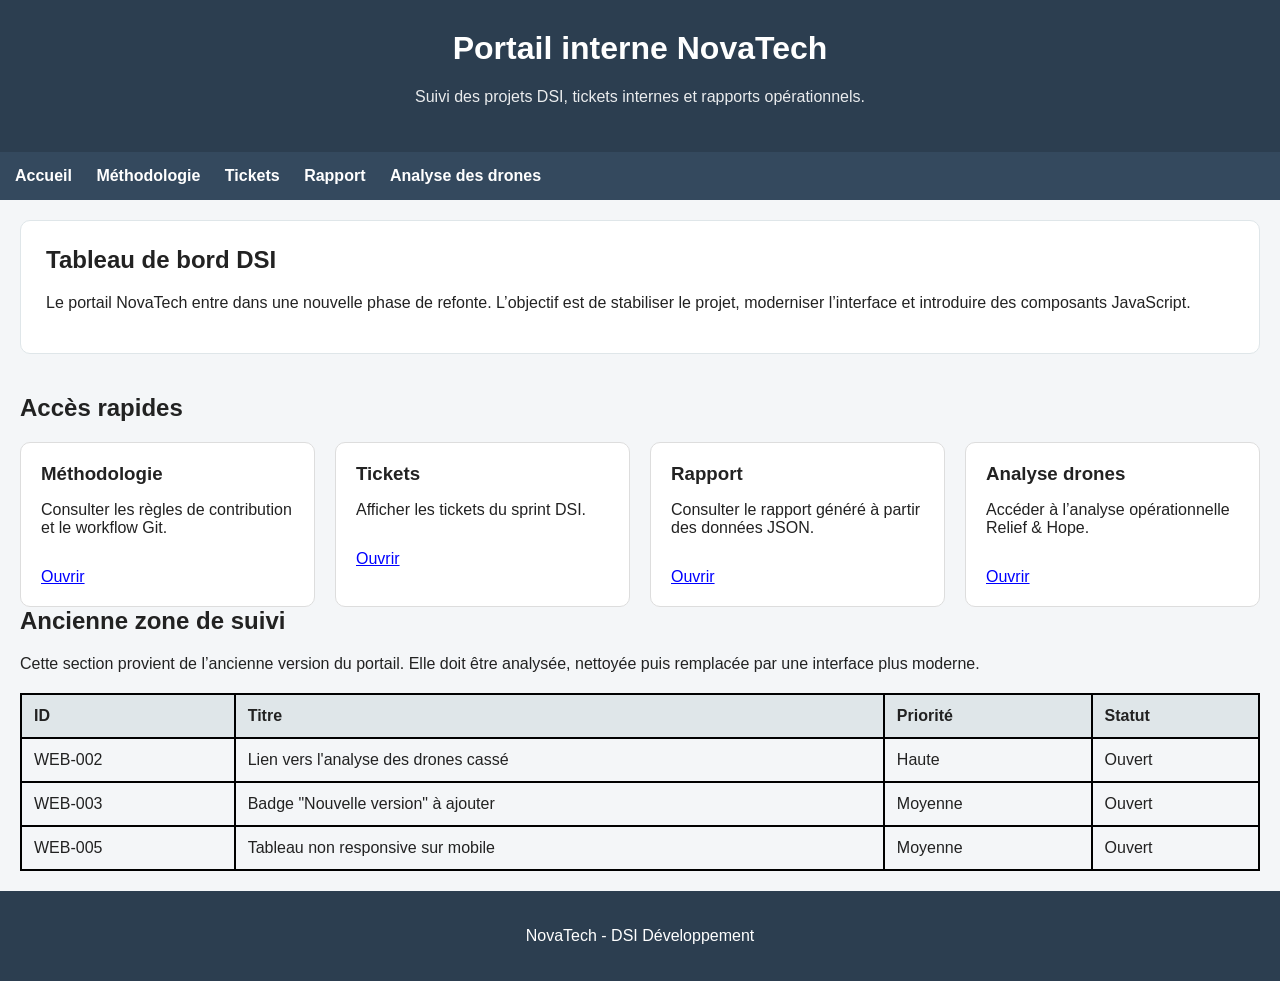
<file: web/index.html>
<!DOCTYPE html>
<html lang="fr">
<head>
  <meta charset="UTF-8">
  <title>Portail interne NovaTech</title>
  <link rel="stylesheet" href="style.css">
</head>
<body>

  <header class="site-header">
    <h1>Portail interne NovaTech</h1>
    <p>Suivi des projets DSI, tickets internes et rapports opérationnels.</p>
  </header>

  <nav class="main-nav">
    <a href="index.html">Accueil</a>
    <a href="methodology.html">Méthodologie</a>
    <a href="tickets.html">Tickets</a>
    <a href="report.html">Rapport</a>
    <a href="analyse-drone.html">Analyse des drones</a>
  </nav>

  <main class="page-content">

    <section class="hero">
      <h2>Tableau de bord DSI</h2>
      <p>
        Le portail NovaTech entre dans une nouvelle phase de refonte.
        L’objectif est de stabiliser le projet, moderniser l’interface
		et introduire des composants JavaScript.
      </p>
    </section>

    <section class="quick-access">
      <h2>Accès rapides</h2>

      <div class="cards-grid">
        <article class="card">
          <h3>Méthodologie</h3>
          <p>Consulter les règles de contribution et le workflow Git.</p>
          <a href="methodology.html">Ouvrir</a>
        </article>

        <article class="card">
          <h3>Tickets</h3>
          <p>Afficher les tickets du sprint DSI.</p>
          <a href="tickets.html">Ouvrir</a>
        </article>

        <article class="card">
          <h3>Rapport</h3>
          <p>Consulter le rapport généré à partir des données JSON.</p>
          <a href="report.html">Ouvrir</a>
        </article>

        <article class="card">
          <h3>Analyse drones</h3>
          <p>Accéder à l’analyse opérationnelle Relief & Hope.</p>
          <a href="analyse-drone.html">Ouvrir</a>
        </article>
      </div>
    </section>

    <section class="legacy-zone">
      <h2>Ancienne zone de suivi</h2>

      <p>
        Cette section provient de l’ancienne version du portail.
        Elle doit être analysée, nettoyée puis remplacée par une interface plus moderne.
      </p>

      <div style="visibility: hidden">
        
      </div>

      <table>
        <thead>
          <tr>
            <th>ID</th>
            <th>Titre</th>
            <th>Priorité</th>
            <th>Statut</th>
          </tr>
        </thead>
        <tbody>
          <tr>
            <td>WEB-002</td>
            <td>Lien vers l'analyse des drones cassé</td>
            <td>Haute</td>
            <td>Ouvert</td>
          </tr>
          <tr>
            <td>WEB-003</td>
            <td>Badge "Nouvelle version" à ajouter</td>
            <td>Moyenne</td>
            <td>Ouvert</td>
          </tr>
          <tr>
            <td>WEB-005</td>
            <td>Tableau non responsive sur mobile</td>
            <td>Moyenne</td>
            <td>Ouvert</td>
          </tr>
        </tbody>
      </table>
    </section>

  </main>

  <footer class="site-footer">
    <p>NovaTech - DSI Développement</p>
  </footer>

</body>
</html>
</file>
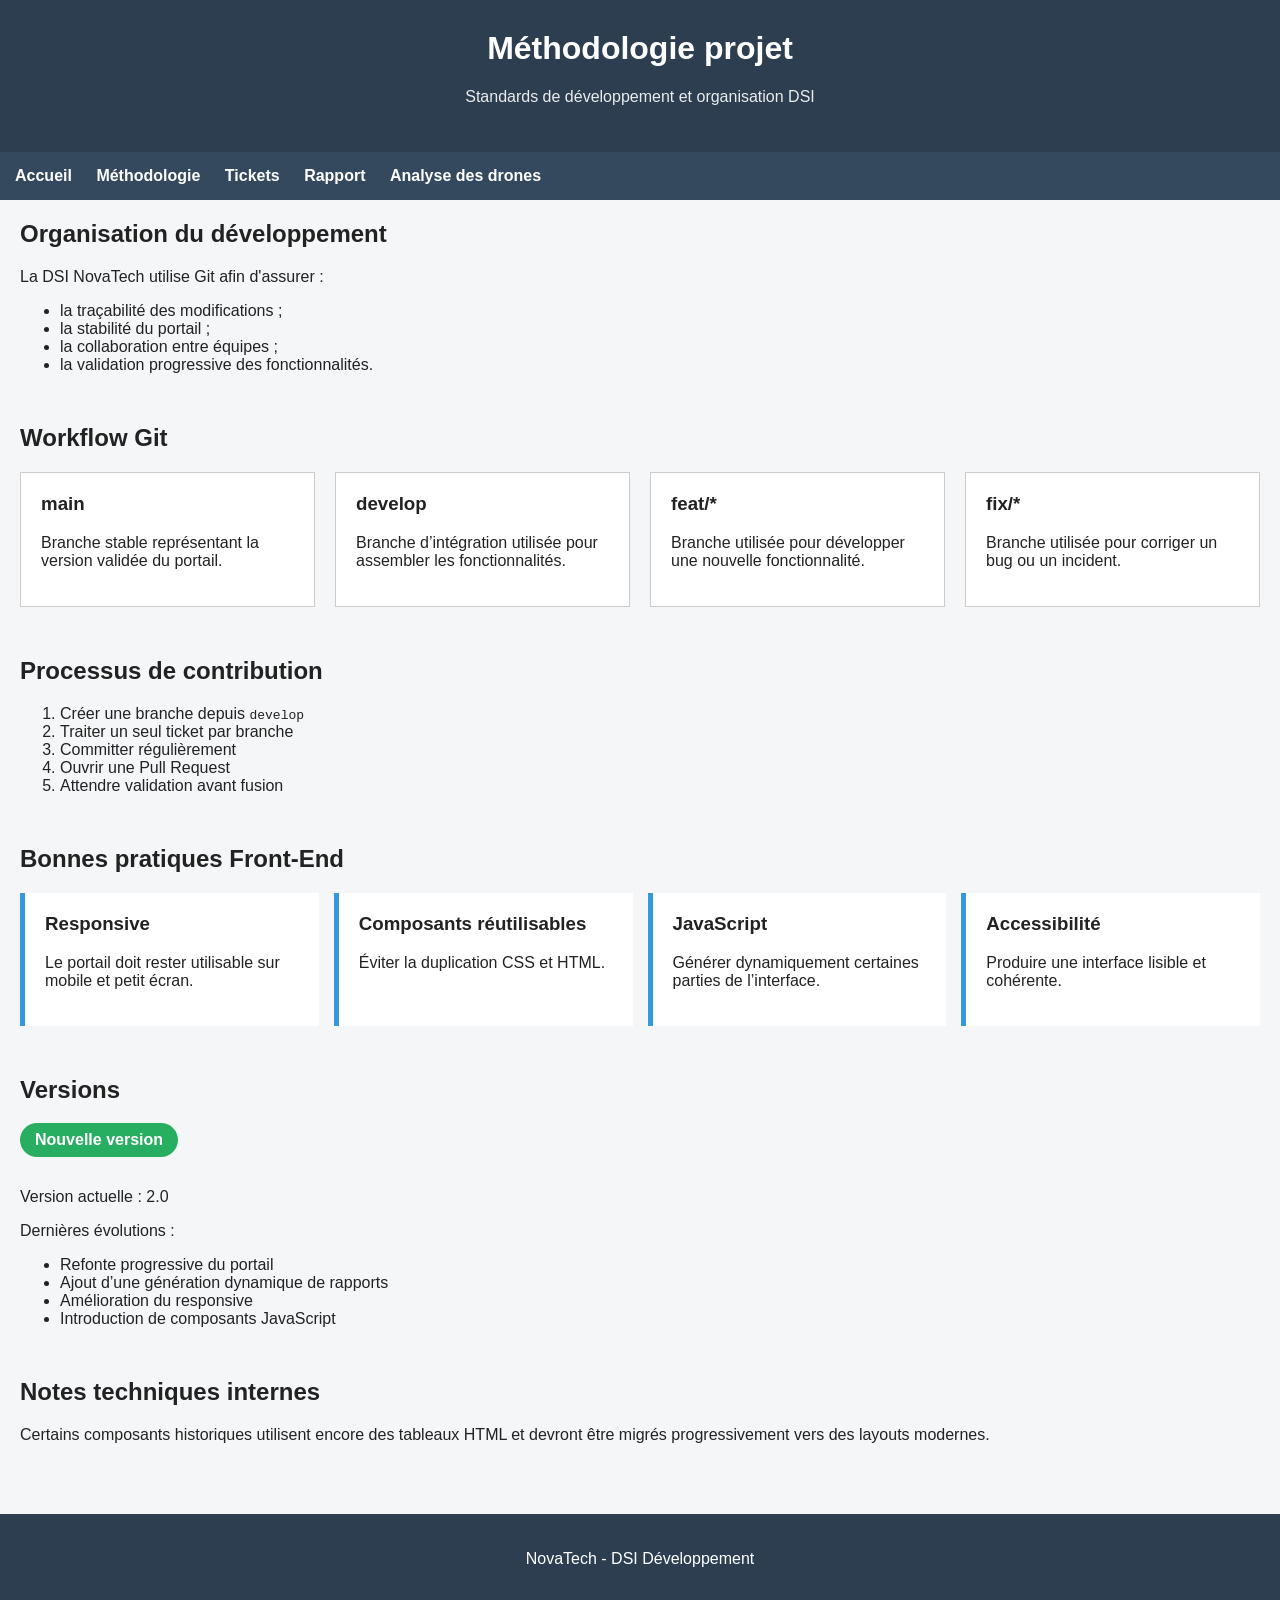
<file: web/methodology.html>
<!DOCTYPE html>
<html lang="fr">
<head>
  <meta charset="UTF-8">
  <title>Méthodologie - NovaTech</title>
  <link rel="stylesheet" href="style.css">
</head>
<body>

  <header class="site-header">
    <h1>Méthodologie projet</h1>
    <p>Standards de développement et organisation DSI</p>
  </header>

  <nav class="main-nav">
    <a href="index.html">Accueil</a>
    <a href="methodology.html">Méthodologie</a>
    <a href="tickets.html">Tickets</a>
    <a href="report.html">Rapport</a>
    <a href="analyse-drone.html">Analyse des drones</a>
  </nav>

  <main class="page-content">

    <section class="content-section">
      <h2>Organisation du développement</h2>

      <p>
        La DSI NovaTech utilise Git afin d'assurer :
      </p>

      <ul>
        <li>la traçabilité des modifications ;</li>
        <li>la stabilité du portail ;</li>
        <li>la collaboration entre équipes ;</li>
        <li>la validation progressive des fonctionnalités.</li>
      </ul>
    </section>

    <section class="content-section">
      <h2>Workflow Git</h2>

      <div class="workflow-grid">

        <article class="workflow-card">
          <h3>main</h3>
          <p>
            Branche stable représentant la version validée du portail.
          </p>
        </article>

        <article class="workflow-card">
          <h3>develop</h3>
          <p>
            Branche d’intégration utilisée pour assembler les fonctionnalités.
          </p>
        </article>

        <article class="workflow-card">
          <h3>feat/*</h3>
          <p>
            Branche utilisée pour développer une nouvelle fonctionnalité.
          </p>
        </article>

        <article class="workflow-card">
          <h3>fix/*</h3>
          <p>
            Branche utilisée pour corriger un bug ou un incident.
          </p>
        </article>

      </div>
    </section>

    <section class="content-section">
      <h2>Processus de contribution</h2>

      <ol class="process-list">
        <li>Créer une branche depuis <code>develop</code></li>
        <li>Traiter un seul ticket par branche</li>
        <li>Committer régulièrement</li>
        <li>Ouvrir une Pull Request</li>
        <li>Attendre validation avant fusion</li>
      </ol>
    </section>

    <section class="content-section">
      <h2>Bonnes pratiques Front-End</h2>

      <div class="tips-container">

        <div class="tip-box">
          <h3>Responsive</h3>
          <p>
            Le portail doit rester utilisable sur mobile et petit écran.
          </p>
        </div>

        <div class="tip-box">
          <h3>Composants réutilisables</h3>
          <p>
            Éviter la duplication CSS et HTML.
          </p>
        </div>

        <div class="tip-box">
          <h3>JavaScript</h3>
          <p>
            Générer dynamiquement certaines parties de l’interface.
          </p>
        </div>

        <div class="tip-box">
          <h3>Accessibilité</h3>
          <p>
            Produire une interface lisible et cohérente.
          </p>
        </div>

      </div>
    </section>

    <section class="content-section version-section">
      <h2>Versions</h2>

      <!-- TODO : rendre ce badge réellement visible -->

      <span class="version-badge">
        Nouvelle version
      </span>

      <p>
        Version actuelle : 2.0
      </p>

      <p>
        Dernières évolutions :
      </p>

      <ul>
        <li>Refonte progressive du portail</li>
        <li>Ajout d’une génération dynamique de rapports</li>
        <li>Amélioration du responsive</li>
        <li>Introduction de composants JavaScript</li>
      </ul>
    </section>

    <section class="content-section">
      <h2>Notes techniques internes</h2>

      <p class="legacy-note">
        Certains composants historiques utilisent encore des tableaux HTML
        et devront être migrés progressivement vers des layouts modernes.
      </p>

      <!--
        TODO DSI :
        supprimer l'ancien système cards-v1 après validation sprint
      -->

    </section>

  </main>

  <footer class="site-footer">
    <p>NovaTech - DSI Développement</p>
  </footer>

</body>
</html>
</file>
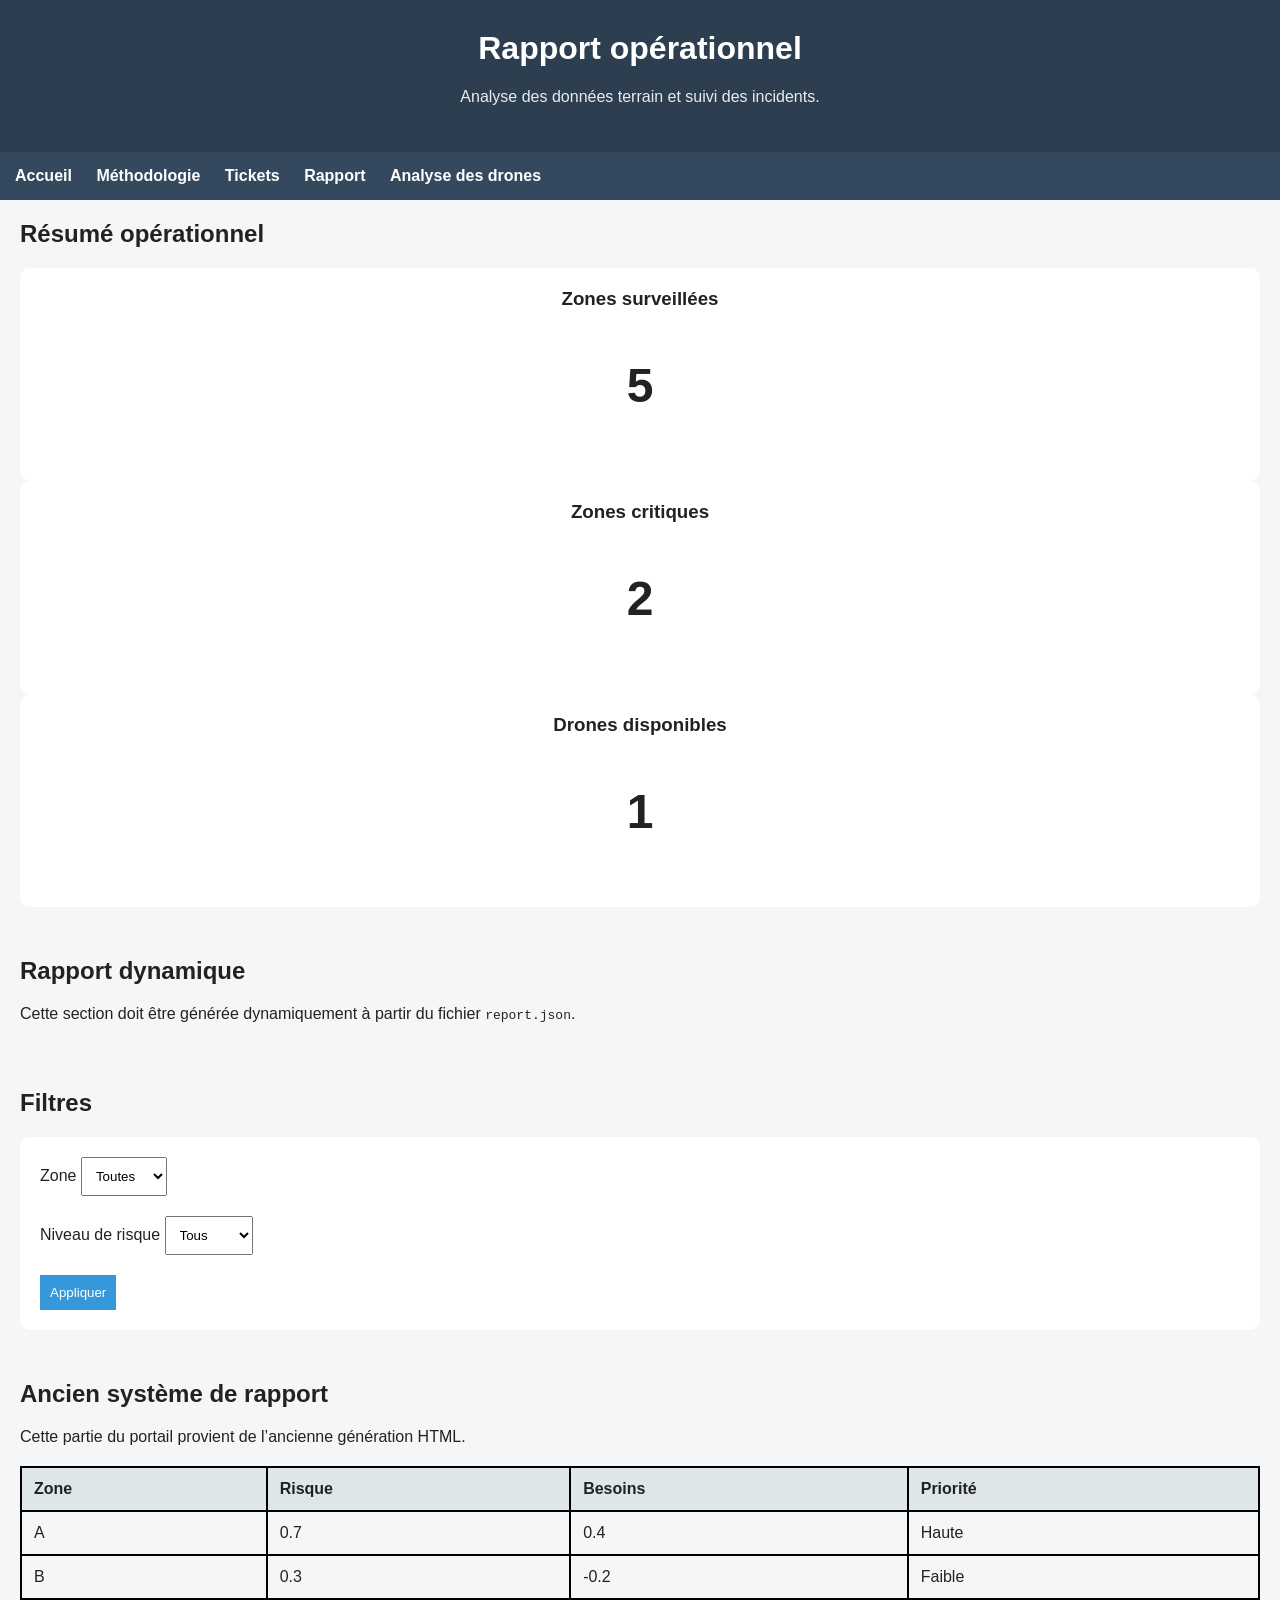
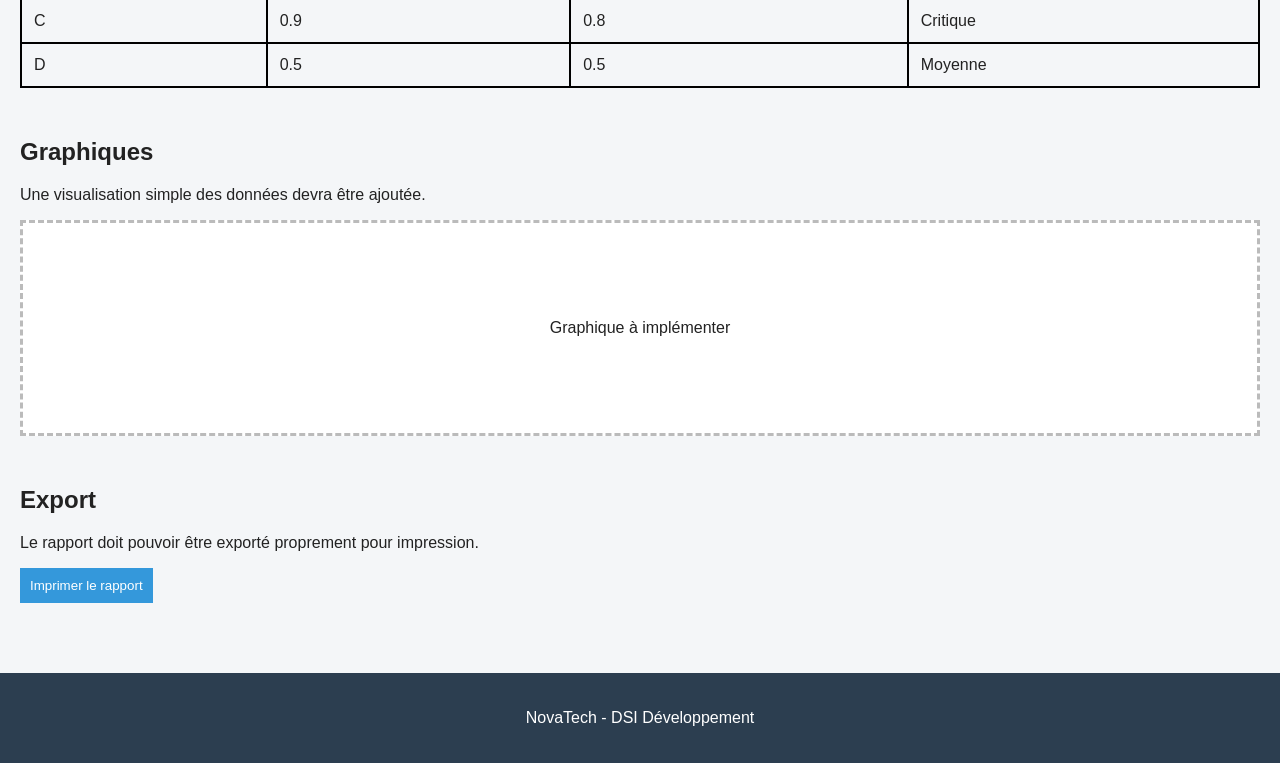
<file: web/report.html>
<!DOCTYPE html>
<html lang="fr">
<head>
  <meta charset="UTF-8">
  <title>Rapport - NovaTech</title>
  <link rel="stylesheet" href="style.css">
</head>
<body>

  <header class="site-header">
    <h1>Rapport opérationnel</h1>
    <p>Analyse des données terrain et suivi des incidents.</p>
  </header>

  <nav class="main-nav">
    <a href="index.html">Accueil</a>
    <a href="methodology.html">Méthodologie</a>
    <a href="tickets.html">Tickets</a>
    <a href="report.html">Rapport</a>
    <a href="analyse-drone.html">Analyse des drones</a>
  </nav>

  <main class="page-content">

    <section class="content-section">
      <h2>Résumé opérationnel</h2>

      <div class="report-summary">

        <article class="summary-card">
          <h3>Zones surveillées</h3>
          <p class="big-number">5</p>
        </article>

        <article class="summary-card">
          <h3>Zones critiques</h3>
          <p class="big-number">2</p>
        </article>

        <article class="summary-card">
          <h3>Drones disponibles</h3>
          <p class="big-number">1</p>
        </article>

      </div>
    </section>

    <section class="content-section">
      <h2>Rapport dynamique</h2>

      <p>
        Cette section doit être générée dynamiquement à partir du fichier
        <code>report.json</code>.
      </p>

      <div id="report-container" class="report-grid">

        <!-- contenu généré dynamiquement -->

      </div>

    </section>

    <section class="content-section">
      <h2>Filtres</h2>

      <form class="filter-form">

        <div class="form-group">
          <label for="zone-filter">Zone</label>

          <select id="zone-filter">
            <option value="all">Toutes</option>
            <option value="A">Zone A</option>
            <option value="B">Zone B</option>
            <option value="C">Zone C</option>
            <option value="D">Zone D</option>
            <option value="E">Zone E</option>
          </select>
        </div>

        <div class="form-group">
          <label for="risk-filter">Niveau de risque</label>

          <select id="risk-filter">
            <option value="all">Tous</option>
            <option value="critical">Critique</option>
            <option value="high">Élevé</option>
            <option value="medium">Moyen</option>
            <option value="low">Faible</option>
          </select>
        </div>

        <button type="button" id="apply-filters">
          Appliquer
        </button>

      </form>
    </section>

    <section class="content-section">
      <h2>Ancien système de rapport</h2>

      <p>
        Cette partie du portail provient de l’ancienne génération HTML.
      </p>

      <table class="legacy-table">
        <thead>
          <tr>
            <th>Zone</th>
            <th>Risque</th>
            <th>Besoins</th>
            <th>Priorité</th>
          </tr>
        </thead>

        <tbody>
          <tr>
            <td>A</td>
            <td>0.7</td>
            <td>0.4</td>
            <td>Haute</td>
          </tr>

          <tr>
            <td>B</td>
            <td>0.3</td>
            <td>-0.2</td>
            <td>Faible</td>
          </tr>

          <tr>
            <td>C</td>
            <td>0.9</td>
            <td>0.8</td>
            <td>Critique</td>
          </tr>

          <tr>
            <td>D</td>
            <td>0.5</td>
            <td>0.5</td>
            <td>Moyenne</td>
          </tr>
        </tbody>
      </table>

    </section>

    <section class="content-section">
      <h2>Graphiques</h2>

      <p>
        Une visualisation simple des données devra être ajoutée.
      </p>

      <div class="chart-placeholder">
        <p>Graphique à implémenter</p>
      </div>

    </section>

    <section class="content-section">
      <h2>Export</h2>

      <p>
        Le rapport doit pouvoir être exporté proprement pour impression.
      </p>

      <button id="print-report-button">
        Imprimer le rapport
      </button>

    </section>

  </main>

  <footer class="site-footer">
    <p>NovaTech - DSI Développement</p>
  </footer>

  <script src="app.js"></script>

</body>
</html>
</file>
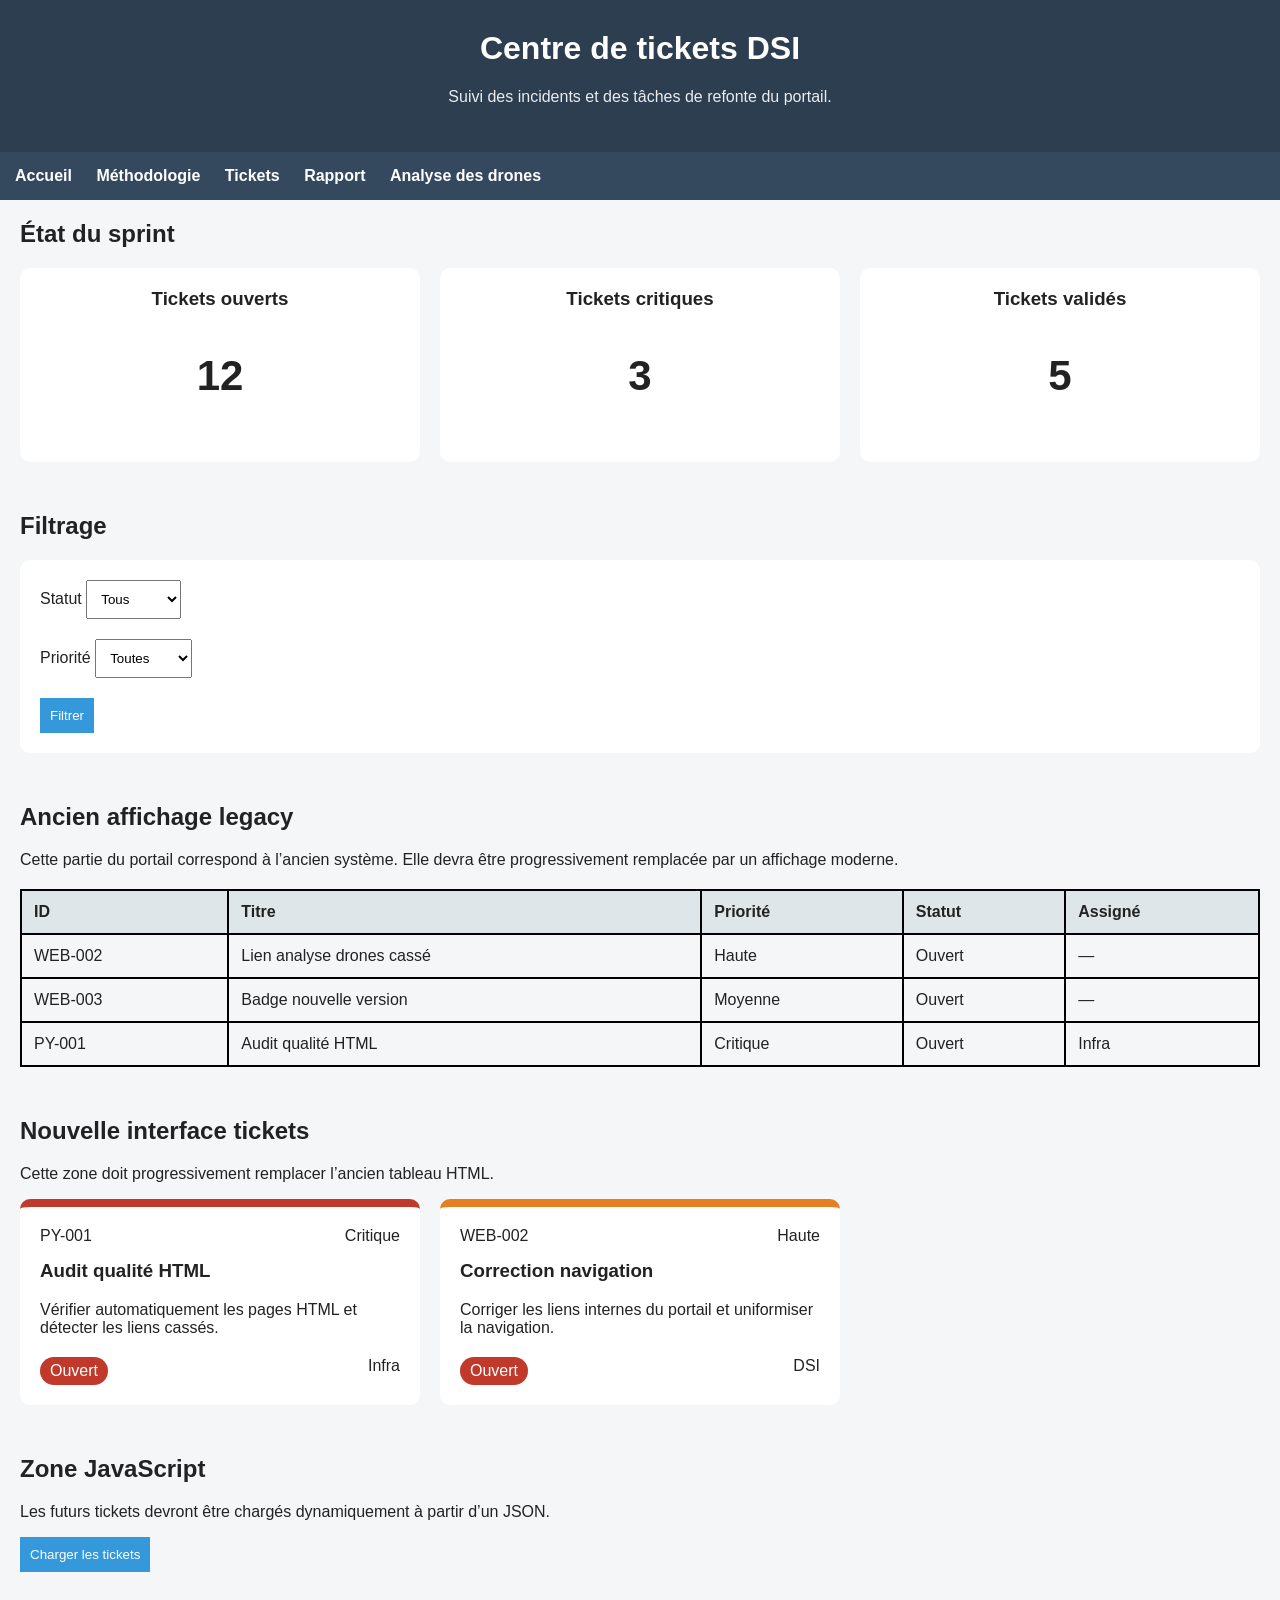
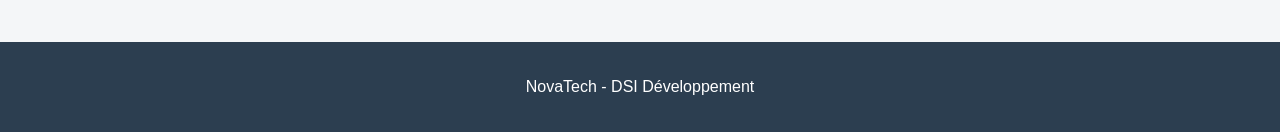
<file: web/tickets.html>
<!DOCTYPE html>
<html lang="fr">
<head>
  <meta charset="UTF-8">
  <title>Tickets - NovaTech</title>
  <link rel="stylesheet" href="style.css">
</head>
<body>

  <header class="site-header">
    <h1>Centre de tickets DSI</h1>
    <p>Suivi des incidents et des tâches de refonte du portail.</p>
  </header>

  <nav class="main-nav">
    <a href="index.html">Accueil</a>
    <a href="methodology.html">Méthodologie</a>
    <a href="tickets.html">Tickets</a>
    <a href="report.html">Rapport</a>
    <a href="analyse-drone.html">Analyse des drones</a>
  </nav>

  <main class="page-content">

    <section class="content-section">
      <h2>État du sprint</h2>

      <div class="stats-grid">

        <article class="stat-card">
          <h3>Tickets ouverts</h3>
          <p class="stat-number">12</p>
        </article>

        <article class="stat-card">
          <h3>Tickets critiques</h3>
          <p class="stat-number">3</p>
        </article>

        <article class="stat-card">
          <h3>Tickets validés</h3>
          <p class="stat-number">5</p>
        </article>

      </div>
    </section>

    <section class="content-section">
      <h2>Filtrage</h2>

      <form class="filter-form">

        <div class="form-group">
          <label for="status-filter">Statut</label>

          <select id="status-filter">
            <option value="all">Tous</option>
            <option value="open">Ouvert</option>
            <option value="progress">En cours</option>
            <option value="closed">Fermé</option>
          </select>
        </div>

        <div class="form-group">
          <label for="priority-filter">Priorité</label>

          <select id="priority-filter">
            <option value="all">Toutes</option>
            <option value="critical">Critique</option>
            <option value="high">Haute</option>
            <option value="medium">Moyenne</option>
            <option value="low">Basse</option>
          </select>
        </div>

        <button type="button" id="filter-button">
          Filtrer
        </button>

      </form>
    </section>

    <section class="content-section">
      <h2>Ancien affichage legacy</h2>

      <p>
        Cette partie du portail correspond à l’ancien système.
        Elle devra être progressivement remplacée par un affichage moderne.
      </p>

      <table class="legacy-table">
        <thead>
          <tr>
            <th>ID</th>
            <th>Titre</th>
            <th>Priorité</th>
            <th>Statut</th>
            <th>Assigné</th>
          </tr>
        </thead>

        <tbody>
          <tr>
            <td>WEB-002</td>
            <td>Lien analyse drones cassé</td>
            <td>Haute</td>
            <td>Ouvert</td>
            <td>—</td>
          </tr>

          <tr>
            <td>WEB-003</td>
            <td>Badge nouvelle version</td>
            <td>Moyenne</td>
            <td>Ouvert</td>
            <td>—</td>
          </tr>

          <tr>
            <td>PY-001</td>
            <td>Audit qualité HTML</td>
            <td>Critique</td>
            <td>Ouvert</td>
            <td>Infra</td>
          </tr>
        </tbody>
      </table>
    </section>

    <section class="content-section">
      <h2>Nouvelle interface tickets</h2>

      <p>
        Cette zone doit progressivement remplacer l’ancien tableau HTML.
      </p>

      <div id="tickets-container" class="tickets-grid">

        <article class="ticket-card critical">
          <div class="ticket-header">
            <span class="ticket-id">PY-001</span>
            <span class="ticket-priority">Critique</span>
          </div>

          <h3>Audit qualité HTML</h3>

          <p>
            Vérifier automatiquement les pages HTML et détecter les liens cassés.
          </p>

          <div class="ticket-footer">
            <span class="ticket-status open">Ouvert</span>
            <span class="ticket-owner">Infra</span>
          </div>
        </article>

        <article class="ticket-card high">
          <div class="ticket-header">
            <span class="ticket-id">WEB-002</span>
            <span class="ticket-priority">Haute</span>
          </div>

          <h3>Correction navigation</h3>

          <p>
            Corriger les liens internes du portail et uniformiser la navigation.
          </p>

          <div class="ticket-footer">
            <span class="ticket-status open">Ouvert</span>
            <span class="ticket-owner">DSI</span>
          </div>
        </article> 

      </div>
    </section>

    <section class="content-section">
      <h2>Zone JavaScript</h2>

      <p>
        Les futurs tickets devront être chargés dynamiquement à partir d’un JSON.
      </p>

      <button id="load-tickets-button">
        Charger les tickets
      </button>

      <div id="dynamic-tickets"></div>

    </section>

  </main>

  <footer class="site-footer">
    <p>NovaTech - DSI Développement</p>
  </footer>

  <script src="app.js"></script>

</body>
</html>
</file>
<file: web/style.css>
/* =========================================================
   RESET PARTIEL
   ========================================================= */

body {
  margin: 0;
  padding: 0;
  font-family: Arial, sans-serif;
  background: #f4f6f8;
  color: #222;
}

/* volontairement incomplet */
h1, h2, h3 {
  margin-top: 0;
}

a {
  color: blue;
}

/* =========================================================
   VARIABLES CSS
   ========================================================= */

:root {
  --primary-color: #2c3e50;
  --secondary-color: #34495e;
  --accent-color: #3498db;
  --danger-color: #c0392b;
  --warning-color: #f39c12;
  --success-color: #27ae60;
  --light-color: #ecf0f1;
  --dark-color: #1e272e;

  --border-radius: 10px;

  /* TODO : certaines couleurs restent hardcodées */
}

/* =========================================================
   HEADER
   ========================================================= */

.site-header {
  background-color: var(--primary-color);
  color: white;
  padding: 30px;
  text-align: center;
}

.site-header p {
  opacity: 0.9;
}

/* =========================================================
   NAVIGATION
   ========================================================= */

.main-nav {
  background-color: var(--secondary-color);
  padding: 15px;
}

.main-nav a {
  color: white;
  text-decoration: none;
  margin-right: 20px;
  font-weight: bold;
}

.main-nav a:hover {
  text-decoration: underline;
}

/* duplication volontaire */
.main-nav a:focus {
  text-decoration: underline;
}

/* =========================================================
   CONTENU
   ========================================================= */

.page-content {
  padding: 20px;
}

.content-section {
  margin-bottom: 50px;
}

/* =========================================================
   HERO
   ========================================================= */

.hero {
  background: white;
  padding: 25px;
  border-radius: var(--border-radius);
  margin-bottom: 40px;
  border: 1px solid #dfe6e9;
}

/* =========================================================
   CARDS
   ========================================================= */

.cards-grid {
  display: grid;
  grid-template-columns: repeat(4, 1fr);
  gap: 20px;
}

.card {
  background: white;
  padding: 20px;
  border-radius: var(--border-radius);
  border: 1px solid #ddd;
}

.card h3 {
  margin-bottom: 10px;
}

.card a {
  display: inline-block;
  margin-top: 15px;
}

/* =========================================================
   WORKFLOW
   ========================================================= */

.workflow-grid {
  display: flex;
  gap: 20px;
}

.workflow-card {
  background: white;
  border: 1px solid #ccc;
  padding: 20px;
  flex: 1;
}

/* =========================================================
   TIPS
   ========================================================= */

.tips-container {
  display: flex;
  gap: 15px;
}

.tip-box {
  background: white;
  padding: 20px;
  border-left: 5px solid var(--accent-color);
  flex: 1;
}

/* =========================================================
   VERSION
   ========================================================= */

.version-badge {
  display: inline-block;
  background: #27ae60;
  color: white;
  padding: 8px 15px;
  border-radius: 50px;
  font-weight: bold;
  margin-bottom: 15px;
}

/* volontairement mauvais */
.hidden-badge {
  visibility: hidden;
}

/* =========================================================
   STATS
   ========================================================= */

.stats-grid {
  display: flex;
  gap: 20px;
}

.stat-card {
  background: white;
  padding: 20px;
  flex: 1;
  border-radius: var(--border-radius);
  text-align: center;
}

.stat-number {
  font-size: 42px;
  font-weight: bold;
}

/* =========================================================
   FORMULAIRES
   ========================================================= */

.filter-form {
  background: white;
  padding: 20px;
  border-radius: var(--border-radius);
}

.form-group {
  margin-bottom: 20px;
}

select,
button {
  padding: 10px;
}

button {
  cursor: pointer;
  background: var(--accent-color);
  color: white;
  border: none;
}

/* TODO : harmoniser tous les boutons */

/* =========================================================
   TABLEAUX LEGACY
   ========================================================= */

table {
  width: 100%;
  border-collapse: collapse;
  margin-top: 20px;
}

table,
th,
td {
  border: 2px solid black;
}

th {
  background: #dfe6e9;
}

td,
th {
  padding: 12px;
  text-align: left;
}

/* =========================================================
   TICKETS
   ========================================================= */

.tickets-grid {
  display: grid;
  grid-template-columns: repeat(3, 1fr);
  gap: 20px;
}

.ticket-card {
  background: white;
  padding: 20px;
  border-radius: var(--border-radius);
  border-top: 8px solid gray;
}

.ticket-header {
  display: flex;
  justify-content: space-between;
  margin-bottom: 15px;
}

.ticket-footer {
  display: flex;
  justify-content: space-between;
  margin-top: 20px;
}

.ticket-status {
  padding: 5px 10px;
  border-radius: 50px;
  color: white;
}

.ticket-status.open {
  background: #c0392b;
}

.ticket-status.progress {
  background: #f39c12;
}

.ticket-status.closed {
  background: #27ae60;
}

.ticket-card.critical {
  border-top-color: #c0392b;
}

.ticket-card.high {
  border-top-color: #e67e22;
}

.ticket-card.medium {
  border-top-color: #3498db;
}

/* =========================================================
   REPORTS
   ========================================================= */

.report-grid {
  display: grid;
  grid-template-columns: repeat(2, 1fr);
  gap: 20px;
}

.summary-card {
  background: white;
  padding: 20px;
  border-radius: var(--border-radius);
  text-align: center;
}

.big-number {
  font-size: 48px;
  font-weight: bold;
}

.chart-placeholder {
  background: white;
  border: 3px dashed #bbb;
  padding: 80px;
  text-align: center;
}

/* =========================================================
   FOOTER
   ========================================================= */

.site-footer {
  background: var(--primary-color);
  color: white;
  text-align: center;
  padding: 20px;
}

/* =========================================================
   RESPONSIVE
   ========================================================= */

@media (max-width: 900px) {

  .cards-grid {
    grid-template-columns: repeat(2, 1fr);
  }

  .tickets-grid {
    grid-template-columns: repeat(2, 1fr);
  }

}

@media (max-width: 600px) {

  table {
    width: 900px;
  }

  .workflow-grid {
    flex-direction: row;
  }

  .tips-container {
    flex-direction: row;
  }

  .cards-grid {
    grid-template-columns: 1fr;
  }

}

/* =========================================================
   CLASSES INUTILISÉES
   ========================================================= */

.unused-class {
  color: red;
}

.old-dashboard {
  background: pink;
}

.temp-fix {
  margin-left: 17px;
}

/* =========================================================
   TODO DSI
   ========================================================= */

/*
TODO :
- nettoyer le responsive
- supprimer les anciennes cards legacy
- revoir les couleurs
- factoriser les composants
- supprimer les doublons CSS
- améliorer le print
*/
</file>
